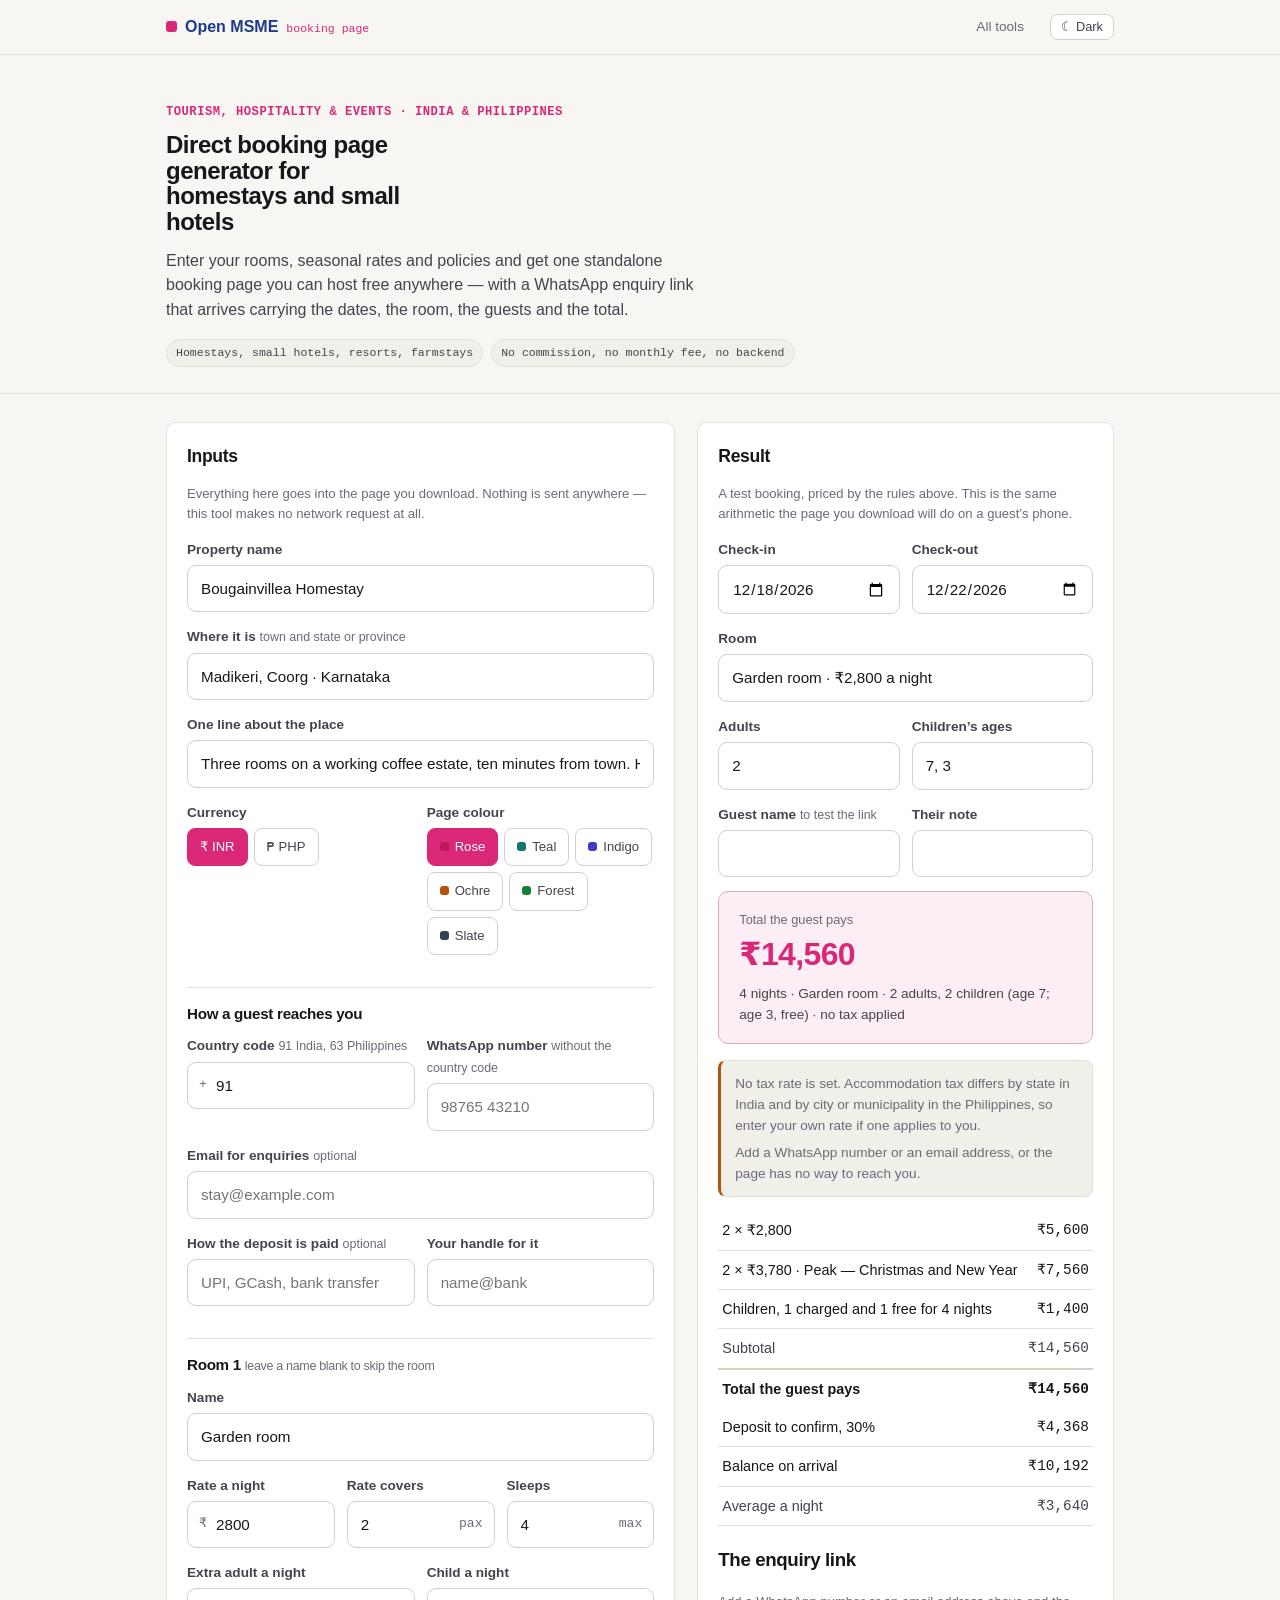
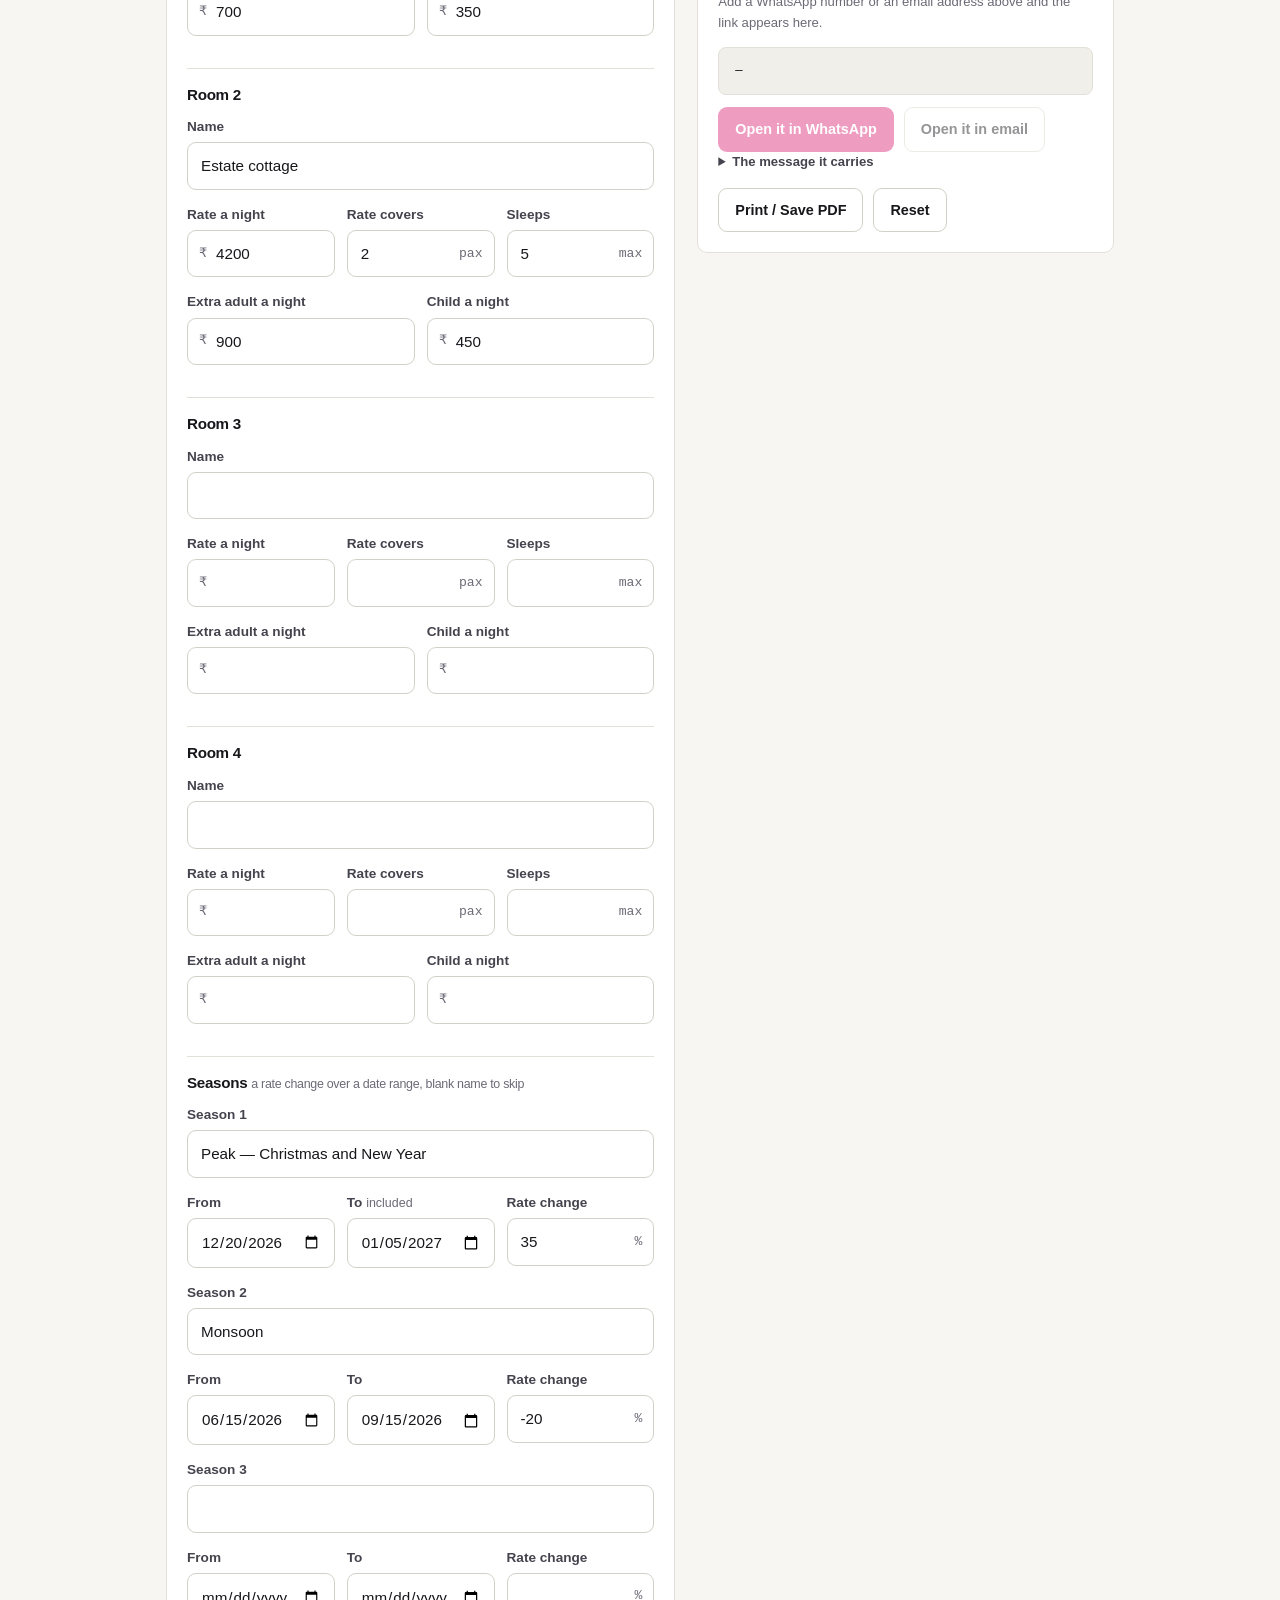
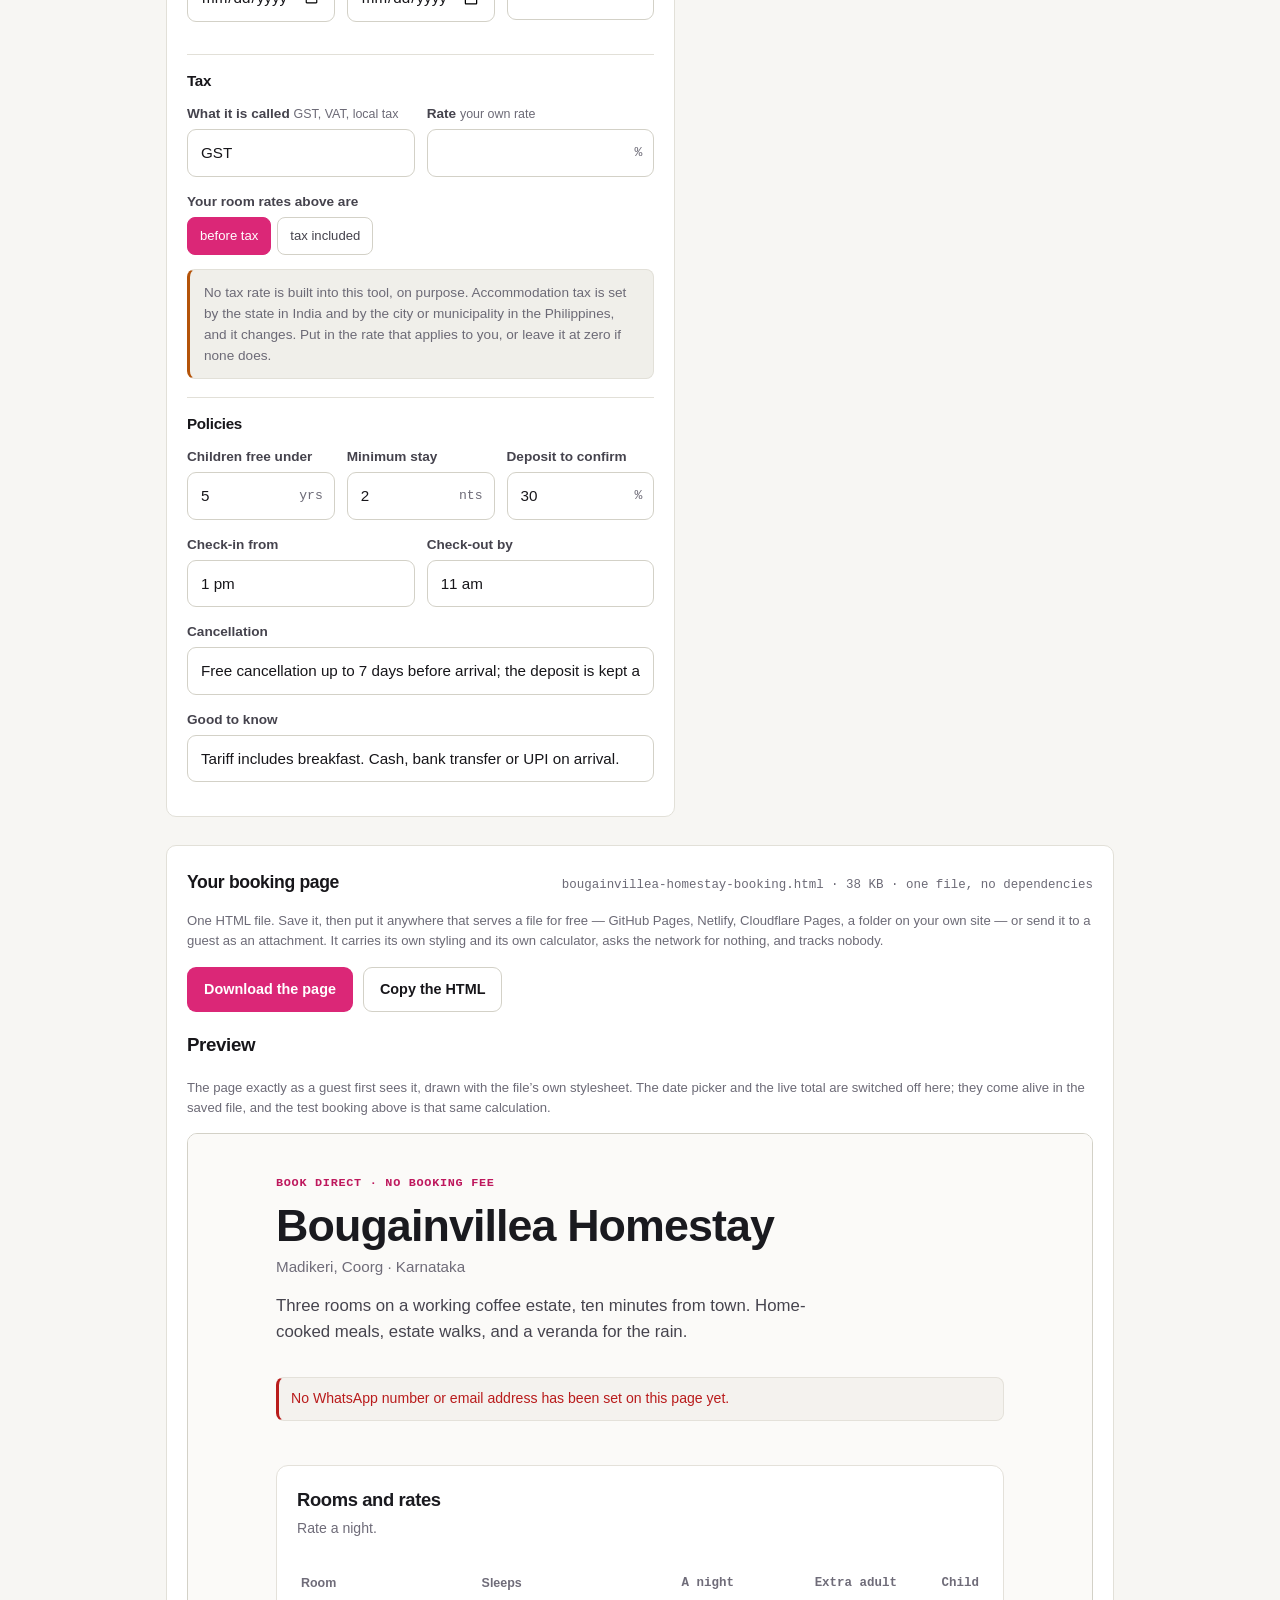
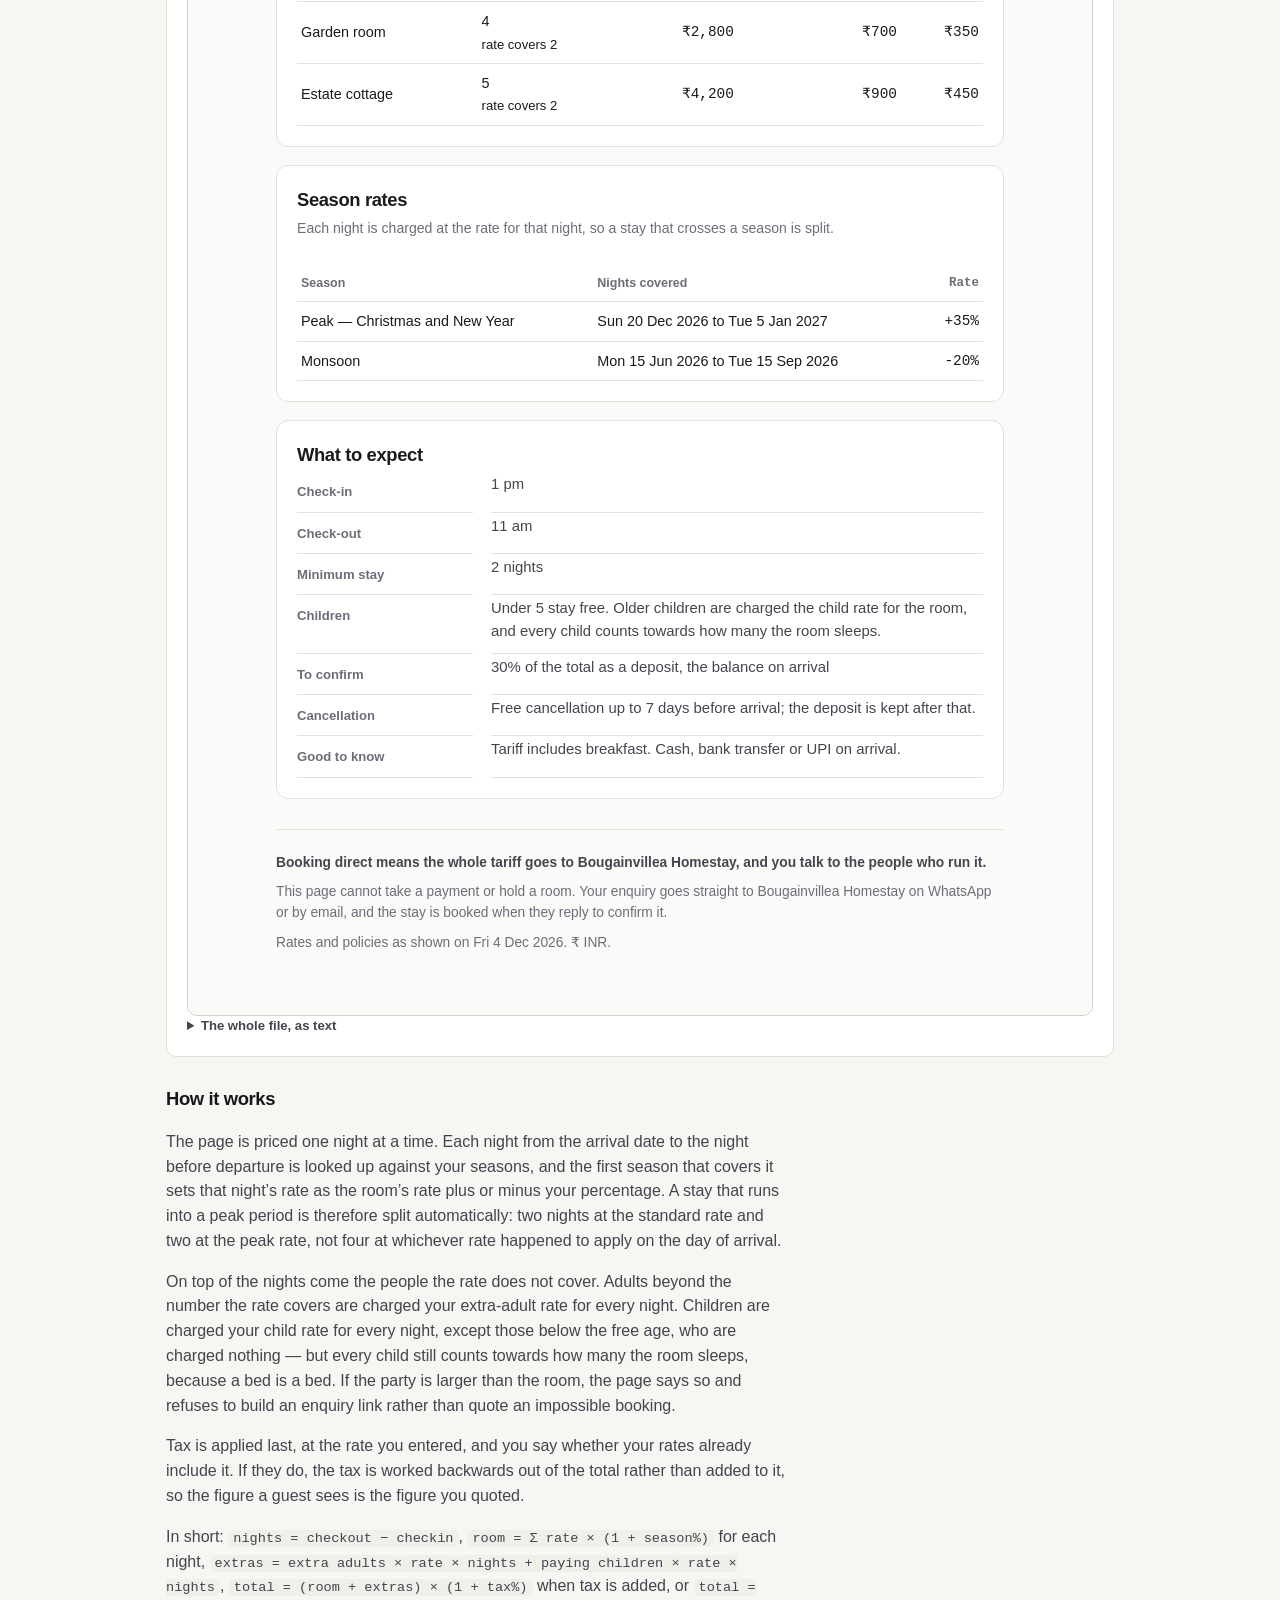
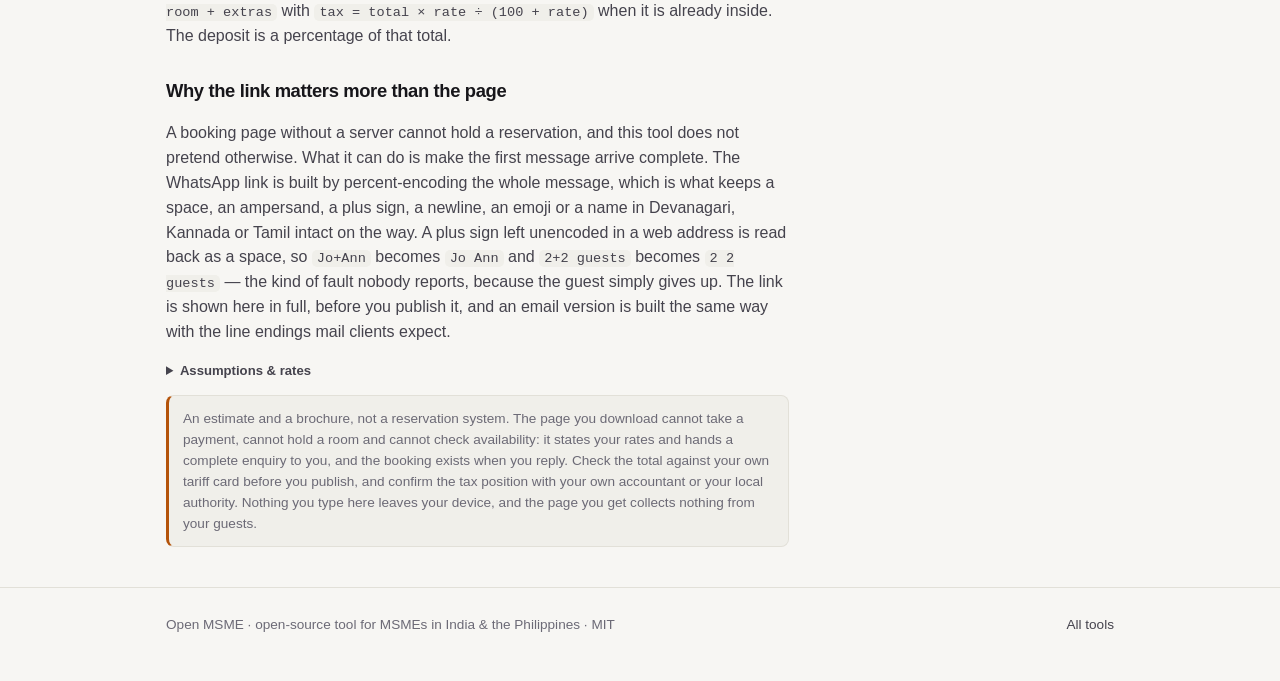
<file: index.html>
<!doctype html>
<html lang="en">
<head>
<meta charset="utf-8">
<meta name="viewport" content="width=device-width, initial-scale=1">
<meta http-equiv="Content-Security-Policy" content="default-src 'self'; base-uri 'self'; img-src 'self' data:; style-src 'self'; script-src 'self'; font-src 'self'; form-action 'self'">
<title>Direct booking page generator for homestays · Open MSME</title>
<meta name="description" content="Build a free, standalone booking page for a homestay, small hotel or resort: rooms, seasonal rates, child and extra-person charges, your own tax rate, and a WhatsApp enquiry link that arrives with the dates, the room and the total already in it.">
<meta name="color-scheme" content="light dark">
<meta property="og:title" content="Direct booking page generator for homestays">
<meta property="og:description" content="Rooms, seasonal rates and policies in, one standalone booking page out — with a WhatsApp enquiry link carrying the dates, the room and the total. No commission, no backend.">
<meta property="og:type" content="website">
<link rel="icon" href="assets/favicon.svg" type="image/svg+xml">
<link rel="stylesheet" href="assets/style.css">
<link rel="stylesheet" href="assets/accent.css">
<link rel="stylesheet" href="assets/tool.css">
<link rel="stylesheet" href="assets/page.css">
<script src="assets/theme-init.js"></script>
</head>
<body>
<header class="topbar">
  <div class="wrap">
    <a class="brand" href="./">
      <span class="dot"></span>
      <b>Open MSME</b>
      <span class="tag">booking page</span>
    </a>
    <span class="sp"></span>
    <a class="home" href="https://sreenivas-sadhu-prabhakara.github.io/openmsme/">All tools</a>
    <button class="themer" data-themer type="button">Theme</button>
  </div>
</header>

<main>
  <section class="hero">
    <div class="wrap">
      <div class="eyebrow">Tourism, hospitality &amp; events · India &amp; Philippines</div>
      <h1>Direct booking page generator for homestays and small hotels</h1>
      <p class="lede">Enter your rooms, seasonal rates and policies and get one standalone booking page you can host free anywhere — with a WhatsApp enquiry link that arrives carrying the dates, the room, the guests and the total.</p>
      <div class="who">
        <span class="pill">Homestays, small hotels, resorts, farmstays</span>
        <span class="pill">No commission, no monthly fee, no backend</span>
      </div>
    </div>
  </section>

  <div class="wrap">
    <div class="cols calc">

      <section class="card">
        <h2>Inputs</h2>
        <p class="cardnote">Everything here goes into the page you download. Nothing is sent anywhere — this tool makes no network request at all.</p>

        <div class="field">
          <label for="p-name">Property name</label>
          <div class="inp">
            <input type="text" id="p-name" autocomplete="off" spellcheck="false">
          </div>
        </div>

        <div class="field">
          <label for="p-where">Where it is <span class="hint">town and state or province</span></label>
          <div class="inp">
            <input type="text" id="p-where" autocomplete="off">
          </div>
        </div>

        <div class="field">
          <label for="p-lede">One line about the place</label>
          <div class="inp">
            <input type="text" id="p-lede" autocomplete="off">
          </div>
        </div>

        <div class="row2">
          <div class="field">
            <label>Currency</label>
            <div class="seg" role="group" aria-label="Currency">
              <button type="button" data-cur="INR" aria-pressed="true">₹ INR</button>
              <button type="button" data-cur="PHP" aria-pressed="false">₱ PHP</button>
            </div>
          </div>
          <div class="field">
            <label>Page colour</label>
            <div class="seg" role="group" aria-label="Page colour">
              <button type="button" data-accent="rose" aria-pressed="true"><span class="sw sw-rose"></span>Rose</button>
              <button type="button" data-accent="teal" aria-pressed="false"><span class="sw sw-teal"></span>Teal</button>
              <button type="button" data-accent="indigo" aria-pressed="false"><span class="sw sw-indigo"></span>Indigo</button>
              <button type="button" data-accent="ochre" aria-pressed="false"><span class="sw sw-ochre"></span>Ochre</button>
              <button type="button" data-accent="forest" aria-pressed="false"><span class="sw sw-forest"></span>Forest</button>
              <button type="button" data-accent="slate" aria-pressed="false"><span class="sw sw-slate"></span>Slate</button>
            </div>
          </div>
        </div>

        <div class="slot">
          <h3>How a guest reaches you</h3>

          <div class="row2">
            <div class="field">
              <label for="c-cc">Country code <span class="hint">91 India, 63 Philippines</span></label>
              <div class="inp has-pre">
                <span class="pre">+</span>
                <input type="text" id="c-cc" inputmode="numeric" autocomplete="off">
              </div>
            </div>
            <div class="field">
              <label for="c-phone">WhatsApp number <span class="hint">without the country code</span></label>
              <div class="inp">
                <input type="text" id="c-phone" inputmode="tel" autocomplete="off" placeholder="98765 43210">
              </div>
            </div>
          </div>

          <div class="field">
            <label for="c-email">Email for enquiries <span class="hint">optional</span></label>
            <div class="inp">
              <input type="text" id="c-email" inputmode="email" autocomplete="off" placeholder="stay@example.com">
            </div>
          </div>

          <div class="row2">
            <div class="field">
              <label for="c-pay-label">How the deposit is paid <span class="hint">optional</span></label>
              <div class="inp">
                <input type="text" id="c-pay-label" autocomplete="off" placeholder="UPI, GCash, bank transfer">
              </div>
            </div>
            <div class="field">
              <label for="c-pay-handle">Your handle for it</label>
              <div class="inp">
                <input type="text" id="c-pay-handle" autocomplete="off" placeholder="name@bank">
              </div>
            </div>
          </div>
        </div>

        <div class="slot">
          <h3>Room 1 <span class="hint">leave a name blank to skip the room</span></h3>
          <div class="field">
            <label for="r1-name">Name</label>
            <div class="inp"><input type="text" id="r1-name" autocomplete="off"></div>
          </div>
          <div class="row3">
            <div class="field">
              <label for="r1-rate">Rate a night</label>
              <div class="inp has-pre"><span class="pre cur">₹</span><input type="number" id="r1-rate" min="0" step="any" inputmode="decimal"></div>
            </div>
            <div class="field">
              <label for="r1-included">Rate covers</label>
              <div class="inp has-suf"><input type="number" id="r1-included" min="1" step="1" inputmode="numeric"><span class="suf">pax</span></div>
            </div>
            <div class="field">
              <label for="r1-max">Sleeps</label>
              <div class="inp has-suf"><input type="number" id="r1-max" min="0" step="1" inputmode="numeric"><span class="suf">max</span></div>
            </div>
          </div>
          <div class="row2">
            <div class="field">
              <label for="r1-extra">Extra adult a night</label>
              <div class="inp has-pre"><span class="pre cur">₹</span><input type="number" id="r1-extra" min="0" step="any" inputmode="decimal"></div>
            </div>
            <div class="field">
              <label for="r1-child">Child a night</label>
              <div class="inp has-pre"><span class="pre cur">₹</span><input type="number" id="r1-child" min="0" step="any" inputmode="decimal"></div>
            </div>
          </div>
        </div>

        <div class="slot">
          <h3>Room 2</h3>
          <div class="field">
            <label for="r2-name">Name</label>
            <div class="inp"><input type="text" id="r2-name" autocomplete="off"></div>
          </div>
          <div class="row3">
            <div class="field">
              <label for="r2-rate">Rate a night</label>
              <div class="inp has-pre"><span class="pre cur">₹</span><input type="number" id="r2-rate" min="0" step="any" inputmode="decimal"></div>
            </div>
            <div class="field">
              <label for="r2-included">Rate covers</label>
              <div class="inp has-suf"><input type="number" id="r2-included" min="1" step="1" inputmode="numeric"><span class="suf">pax</span></div>
            </div>
            <div class="field">
              <label for="r2-max">Sleeps</label>
              <div class="inp has-suf"><input type="number" id="r2-max" min="0" step="1" inputmode="numeric"><span class="suf">max</span></div>
            </div>
          </div>
          <div class="row2">
            <div class="field">
              <label for="r2-extra">Extra adult a night</label>
              <div class="inp has-pre"><span class="pre cur">₹</span><input type="number" id="r2-extra" min="0" step="any" inputmode="decimal"></div>
            </div>
            <div class="field">
              <label for="r2-child">Child a night</label>
              <div class="inp has-pre"><span class="pre cur">₹</span><input type="number" id="r2-child" min="0" step="any" inputmode="decimal"></div>
            </div>
          </div>
        </div>

        <div class="slot">
          <h3>Room 3</h3>
          <div class="field">
            <label for="r3-name">Name</label>
            <div class="inp"><input type="text" id="r3-name" autocomplete="off"></div>
          </div>
          <div class="row3">
            <div class="field">
              <label for="r3-rate">Rate a night</label>
              <div class="inp has-pre"><span class="pre cur">₹</span><input type="number" id="r3-rate" min="0" step="any" inputmode="decimal"></div>
            </div>
            <div class="field">
              <label for="r3-included">Rate covers</label>
              <div class="inp has-suf"><input type="number" id="r3-included" min="1" step="1" inputmode="numeric"><span class="suf">pax</span></div>
            </div>
            <div class="field">
              <label for="r3-max">Sleeps</label>
              <div class="inp has-suf"><input type="number" id="r3-max" min="0" step="1" inputmode="numeric"><span class="suf">max</span></div>
            </div>
          </div>
          <div class="row2">
            <div class="field">
              <label for="r3-extra">Extra adult a night</label>
              <div class="inp has-pre"><span class="pre cur">₹</span><input type="number" id="r3-extra" min="0" step="any" inputmode="decimal"></div>
            </div>
            <div class="field">
              <label for="r3-child">Child a night</label>
              <div class="inp has-pre"><span class="pre cur">₹</span><input type="number" id="r3-child" min="0" step="any" inputmode="decimal"></div>
            </div>
          </div>
        </div>

        <div class="slot">
          <h3>Room 4</h3>
          <div class="field">
            <label for="r4-name">Name</label>
            <div class="inp"><input type="text" id="r4-name" autocomplete="off"></div>
          </div>
          <div class="row3">
            <div class="field">
              <label for="r4-rate">Rate a night</label>
              <div class="inp has-pre"><span class="pre cur">₹</span><input type="number" id="r4-rate" min="0" step="any" inputmode="decimal"></div>
            </div>
            <div class="field">
              <label for="r4-included">Rate covers</label>
              <div class="inp has-suf"><input type="number" id="r4-included" min="1" step="1" inputmode="numeric"><span class="suf">pax</span></div>
            </div>
            <div class="field">
              <label for="r4-max">Sleeps</label>
              <div class="inp has-suf"><input type="number" id="r4-max" min="0" step="1" inputmode="numeric"><span class="suf">max</span></div>
            </div>
          </div>
          <div class="row2">
            <div class="field">
              <label for="r4-extra">Extra adult a night</label>
              <div class="inp has-pre"><span class="pre cur">₹</span><input type="number" id="r4-extra" min="0" step="any" inputmode="decimal"></div>
            </div>
            <div class="field">
              <label for="r4-child">Child a night</label>
              <div class="inp has-pre"><span class="pre cur">₹</span><input type="number" id="r4-child" min="0" step="any" inputmode="decimal"></div>
            </div>
          </div>
        </div>

        <div class="slot">
          <h3>Seasons <span class="hint">a rate change over a date range, blank name to skip</span></h3>

          <div class="field">
            <label for="s1-name">Season 1</label>
            <div class="inp"><input type="text" id="s1-name" autocomplete="off" placeholder="Peak — Christmas and New Year"></div>
          </div>
          <div class="row3">
            <div class="field">
              <label for="s1-from">From</label>
              <input type="date" id="s1-from">
            </div>
            <div class="field">
              <label for="s1-to">To <span class="hint">included</span></label>
              <input type="date" id="s1-to">
            </div>
            <div class="field">
              <label for="s1-uplift">Rate change</label>
              <div class="inp has-suf"><input type="number" id="s1-uplift" step="any" inputmode="decimal"><span class="suf">%</span></div>
            </div>
          </div>

          <div class="field">
            <label for="s2-name">Season 2</label>
            <div class="inp"><input type="text" id="s2-name" autocomplete="off" placeholder="Monsoon"></div>
          </div>
          <div class="row3">
            <div class="field">
              <label for="s2-from">From</label>
              <input type="date" id="s2-from">
            </div>
            <div class="field">
              <label for="s2-to">To</label>
              <input type="date" id="s2-to">
            </div>
            <div class="field">
              <label for="s2-uplift">Rate change</label>
              <div class="inp has-suf"><input type="number" id="s2-uplift" step="any" inputmode="decimal"><span class="suf">%</span></div>
            </div>
          </div>

          <div class="field">
            <label for="s3-name">Season 3</label>
            <div class="inp"><input type="text" id="s3-name" autocomplete="off"></div>
          </div>
          <div class="row3">
            <div class="field">
              <label for="s3-from">From</label>
              <input type="date" id="s3-from">
            </div>
            <div class="field">
              <label for="s3-to">To</label>
              <input type="date" id="s3-to">
            </div>
            <div class="field">
              <label for="s3-uplift">Rate change</label>
              <div class="inp has-suf"><input type="number" id="s3-uplift" step="any" inputmode="decimal"><span class="suf">%</span></div>
            </div>
          </div>
        </div>

        <div class="slot">
          <h3>Tax</h3>
          <div class="row2">
            <div class="field">
              <label for="p-tax-label">What it is called <span class="hint">GST, VAT, local tax</span></label>
              <div class="inp"><input type="text" id="p-tax-label" autocomplete="off"></div>
            </div>
            <div class="field">
              <label for="p-tax-pct">Rate <span class="hint">your own rate</span></label>
              <div class="inp has-suf"><input type="number" id="p-tax-pct" min="0" step="any" inputmode="decimal"><span class="suf">%</span></div>
            </div>
          </div>
          <div class="field">
            <label>Your room rates above are</label>
            <div class="seg" role="group" aria-label="Whether the rates include tax">
              <button type="button" data-tax="extra" aria-pressed="true">before tax</button>
              <button type="button" data-tax="included" aria-pressed="false">tax included</button>
            </div>
          </div>
          <div class="note">No tax rate is built into this tool, on purpose. Accommodation tax is set by the state in India and by the city or municipality in the Philippines, and it changes. Put in the rate that applies to you, or leave it at zero if none does.</div>
        </div>

        <div class="slot">
          <h3>Policies</h3>
          <div class="row3">
            <div class="field">
              <label for="p-childfree">Children free under</label>
              <div class="inp has-suf"><input type="number" id="p-childfree" min="0" max="18" step="1" inputmode="numeric"><span class="suf">yrs</span></div>
            </div>
            <div class="field">
              <label for="p-minnights">Minimum stay</label>
              <div class="inp has-suf"><input type="number" id="p-minnights" min="0" step="1" inputmode="numeric"><span class="suf">nts</span></div>
            </div>
            <div class="field">
              <label for="p-deposit">Deposit to confirm</label>
              <div class="inp has-suf"><input type="number" id="p-deposit" min="0" max="100" step="any" inputmode="decimal"><span class="suf">%</span></div>
            </div>
          </div>
          <div class="row2">
            <div class="field">
              <label for="p-checkin">Check-in from</label>
              <div class="inp"><input type="text" id="p-checkin" autocomplete="off" placeholder="1 pm"></div>
            </div>
            <div class="field">
              <label for="p-checkout">Check-out by</label>
              <div class="inp"><input type="text" id="p-checkout" autocomplete="off" placeholder="11 am"></div>
            </div>
          </div>
          <div class="field">
            <label for="p-cancel">Cancellation</label>
            <div class="inp"><input type="text" id="p-cancel" autocomplete="off"></div>
          </div>
          <div class="field">
            <label for="p-notes">Good to know</label>
            <div class="inp"><input type="text" id="p-notes" autocomplete="off"></div>
          </div>
        </div>
      </section>

      <section class="card sticky">
        <h2>Result</h2>
        <p class="cardnote">A test booking, priced by the rules above. This is the same arithmetic the page you download will do on a guest&rsquo;s phone.</p>

        <div class="row2">
          <div class="field">
            <label for="q-in">Check-in</label>
            <input type="date" id="q-in">
          </div>
          <div class="field">
            <label for="q-out">Check-out</label>
            <input type="date" id="q-out">
          </div>
        </div>
        <div class="field">
          <label for="q-room">Room</label>
          <select id="q-room"></select>
        </div>
        <div class="row2">
          <div class="field">
            <label for="q-adults">Adults</label>
            <div class="inp"><input type="number" id="q-adults" min="0" max="20" step="1" inputmode="numeric"></div>
          </div>
          <div class="field">
            <label for="q-ages">Children&rsquo;s ages</label>
            <div class="inp"><input type="text" id="q-ages" inputmode="numeric" placeholder="7, 3"></div>
          </div>
        </div>
        <div class="row2">
          <div class="field">
            <label for="q-guest">Guest name <span class="hint">to test the link</span></label>
            <div class="inp"><input type="text" id="q-guest" autocomplete="off"></div>
          </div>
          <div class="field">
            <label for="q-note">Their note</label>
            <div class="inp"><input type="text" id="q-note" autocomplete="off"></div>
          </div>
        </div>

        <div class="result-primary">
          <div class="k">Total the guest pays</div>
          <div class="v" id="out-total">—</div>
          <div class="sub" id="out-sub">Fill in a room and some dates.</div>
        </div>

        <div class="note" id="out-flags" hidden></div>

        <table class="breakdown">
          <tbody id="out-rows"></tbody>
        </table>

        <h3>The enquiry link</h3>
        <p class="cardnote" id="out-linknote">—</p>
        <pre class="wrapped" id="out-url">—</pre>
        <div class="linkrow">
          <a class="btn primary" id="wa-test" rel="noopener noreferrer" target="_blank">Open it in WhatsApp</a>
          <a class="btn ghost" id="mail-test">Open it in email</a>
        </div>
        <details class="assumptions">
          <summary>The message it carries</summary>
          <pre class="wrapped" id="out-msg">—</pre>
        </details>

        <div class="btnrow">
          <button class="btn ghost" id="print" type="button">Print / Save PDF</button>
          <button class="btn ghost" id="reset" type="button">Reset</button>
        </div>
      </section>

    </div>
  </div>

  <div class="wrap">
    <section class="card">
      <div class="previewhead">
        <h2>Your booking page</h2>
        <p class="filemeta" id="out-filemeta">—</p>
      </div>
      <p class="cardnote">One HTML file. Save it, then put it anywhere that serves a file for free — GitHub Pages, Netlify, Cloudflare Pages, a folder on your own site — or send it to a guest as an attachment. It carries its own styling and its own calculator, asks the network for nothing, and tracks nobody.</p>
      <div class="btnrow">
        <button class="btn primary" id="download" type="button">Download the page</button>
        <button class="btn ghost" id="copy" type="button">Copy the HTML</button>
      </div>
      <p class="cardnote" id="out-saved" hidden>—</p>

      <h3>Preview</h3>
      <p class="cardnote">The page exactly as a guest first sees it, drawn with the file&rsquo;s own stylesheet. The date picker and the live total are switched off here; they come alive in the saved file, and the test booking above is that same calculation.</p>
      <div class="pagebox" id="preview"></div>

      <details class="assumptions">
        <summary>The whole file, as text</summary>
        <pre class="sourcebox" id="out-source">—</pre>
      </details>
    </section>
  </div>

  <div class="wrap">
    <section class="prose">
      <h2>How it works</h2>
      <p>The page is priced one night at a time. Each night from the arrival date to the night before departure is looked up against your seasons, and the first season that covers it sets that night&rsquo;s rate as the room&rsquo;s rate plus or minus your percentage. A stay that runs into a peak period is therefore split automatically: two nights at the standard rate and two at the peak rate, not four at whichever rate happened to apply on the day of arrival.</p>
      <p>On top of the nights come the people the rate does not cover. Adults beyond the number the rate covers are charged your extra-adult rate for every night. Children are charged your child rate for every night, except those below the free age, who are charged nothing — but every child still counts towards how many the room sleeps, because a bed is a bed. If the party is larger than the room, the page says so and refuses to build an enquiry link rather than quote an impossible booking.</p>
      <p>Tax is applied last, at the rate you entered, and you say whether your rates already include it. If they do, the tax is worked backwards out of the total rather than added to it, so the figure a guest sees is the figure you quoted.</p>
      <p>In short: <code>nights = checkout − checkin</code>, <code>room = Σ rate × (1 + season%)</code> for each night, <code>extras = extra adults × rate × nights + paying children × rate × nights</code>, <code>total = (room + extras) × (1 + tax%)</code> when tax is added, or <code>total = room + extras</code> with <code>tax = total × rate ÷ (100 + rate)</code> when it is already inside. The deposit is a percentage of that total.</p>

      <h2>Why the link matters more than the page</h2>
      <p>A booking page without a server cannot hold a reservation, and this tool does not pretend otherwise. What it can do is make the first message arrive complete. The WhatsApp link is built by percent-encoding the whole message, which is what keeps a space, an ampersand, a plus sign, a newline, an emoji or a name in Devanagari, Kannada or Tamil intact on the way. A plus sign left unencoded in a web address is read back as a space, so <code>Jo+Ann</code> becomes <code>Jo Ann</code> and <code>2+2 guests</code> becomes <code>2 2 guests</code> — the kind of fault nobody reports, because the guest simply gives up. The link is shown here in full, before you publish it, and an email version is built the same way with the line endings mail clients expect.</p>

      <details class="assumptions">
        <summary>Assumptions &amp; rates</summary>
        <ul>
          <li><b>No tax rate is built in.</b> Accommodation tax is a state matter in India and a city or municipal matter in the Philippines, and both change. The rate and its name are yours to enter; zero means none is shown.</li>
          <li>Nights are counted as dates, not as hours: arrival to departure, with the departure night not charged. Dates are handled as plain calendar dates throughout, so no time zone or daylight change can move a night.</li>
          <li>Each night takes the rate of the first season listed that covers it. Overlaps are reported, and the season listed first wins. A season whose dates are unusable, or that ends before it begins, is ignored.</li>
          <li>A season rate change below −100% is held at −100%, so a night can be free but never negative.</li>
          <li>Extra-adult and child rates are flat: they are not changed by the season.</li>
          <li>Children below the free age are not charged but are still counted against how many the room sleeps. A child exactly at the free age pays.</li>
          <li>If the rate-covers field is blank it is read as one adult; if sleeps is blank the occupancy limit is not checked, and both are reported to you.</li>
          <li>The deposit is a percentage of the final total including tax, and the balance is the rest. The page states the deposit; it cannot take it.</li>
          <li>A booking is refused, with the reason shown and no link built, when the departure is before the arrival, when both dates are the same day, when no adult is on the booking, when a date is not a real date, or when the party is larger than the room.</li>
          <li>WhatsApp numbers are reduced to digits with the country code in front, because that is all wa.me accepts. A leading <code>+</code> or <code>00</code> is read as a full international number; a leading <code>0</code> is dropped as a trunk prefix; a ten-digit Indian or Philippine number that happens to begin with its own country code is not mistaken for one that already carries it.</li>
          <li>Money is rounded to two decimal places at each line and shown whole when it is whole.</li>
        </ul>
      </details>

      <div class="note">An estimate and a brochure, not a reservation system. The page you download cannot take a payment, cannot hold a room and cannot check availability: it states your rates and hands a complete enquiry to you, and the booking exists when you reply. Check the total against your own tariff card before you publish, and confirm the tax position with your own accountant or your local authority. Nothing you type here leaves your device, and the page you get collects nothing from your guests.</div>
    </section>
  </div>
</main>

<footer class="foot">
  <div class="wrap">
    <span>Open MSME · open-source tool for MSMEs in India &amp; the Philippines · MIT</span>
    <span><a href="https://sreenivas-sadhu-prabhakara.github.io/openmsme/">All tools</a></span>
  </div>
</footer>

<script src="assets/ui.js"></script>
<script src="assets/booking.js"></script>
<script src="assets/calc.js"></script>
</body>
</html>
</file>
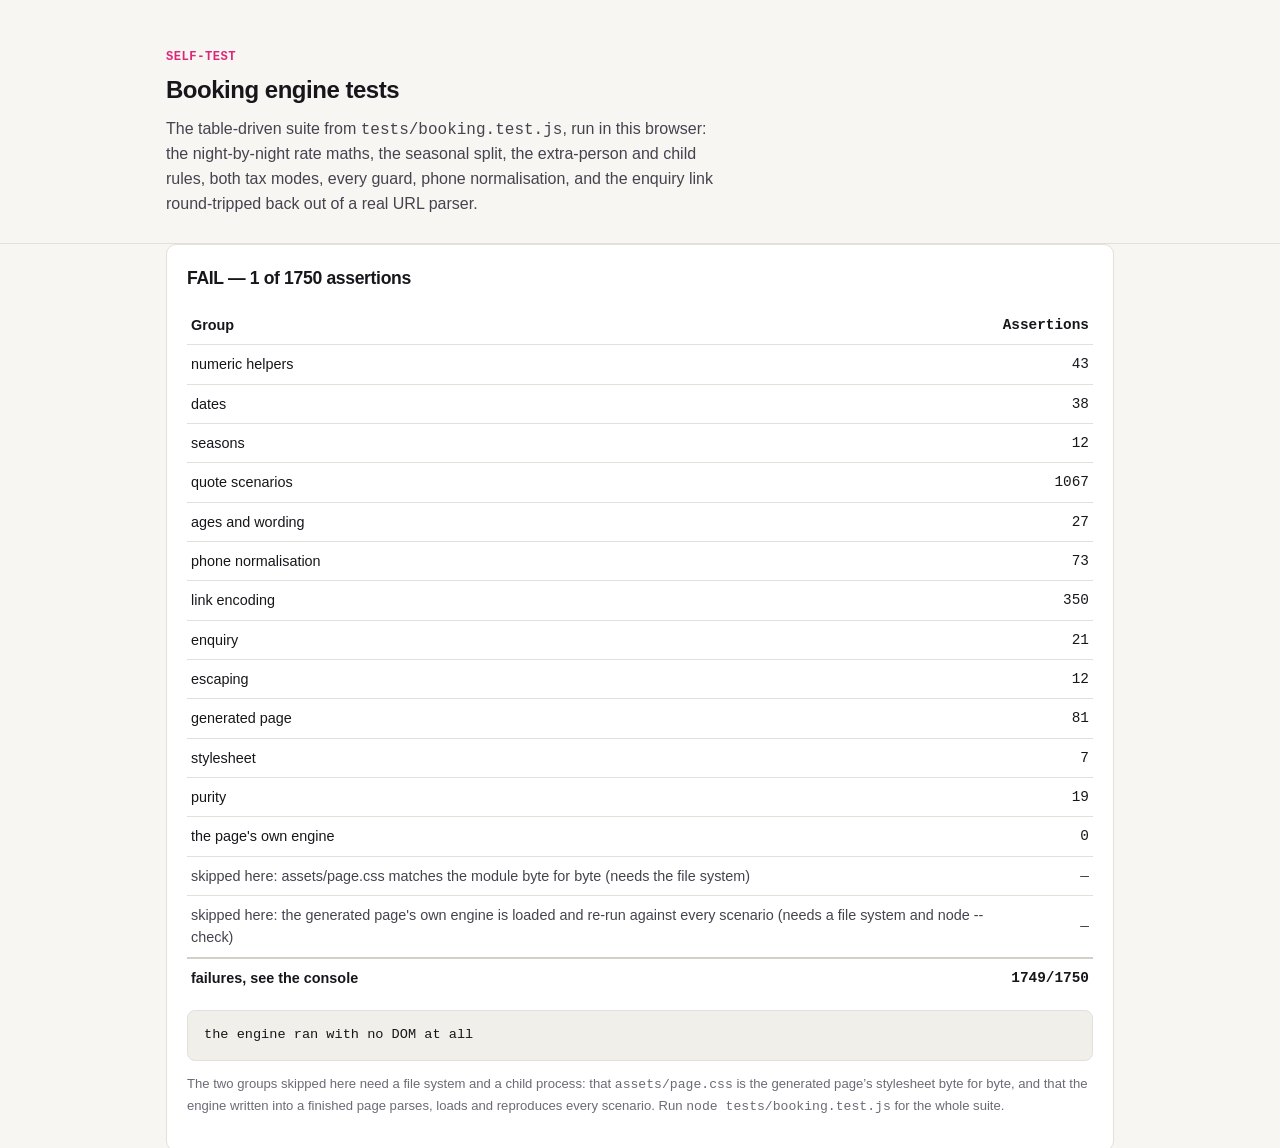
<file: tests/index.html>
<!doctype html>
<html lang="en">
<head>
<meta charset="utf-8">
<meta name="viewport" content="width=device-width, initial-scale=1">
<meta http-equiv="Content-Security-Policy" content="default-src 'self'; base-uri 'self'; img-src 'self' data:; style-src 'self'; script-src 'self'; font-src 'self'; form-action 'self'">
<title>Booking engine tests · Open MSME</title>
<meta name="color-scheme" content="light dark">
<link rel="icon" href="../assets/favicon.svg" type="image/svg+xml">
<link rel="stylesheet" href="../assets/style.css">
<link rel="stylesheet" href="../assets/accent.css">
<script src="../assets/theme-init.js"></script>
</head>
<body>
<main>
  <section class="hero">
    <div class="wrap">
      <div class="eyebrow">Self-test</div>
      <h1>Booking engine tests</h1>
      <p class="lede">The table-driven suite from <code>tests/booking.test.js</code>, run in this browser: the night-by-night rate maths, the seasonal split, the extra-person and child rules, both tax modes, every guard, phone normalisation, and the enquiry link round-tripped back out of a real URL parser.</p>
    </div>
  </section>
  <div class="wrap">
    <section class="card">
      <h2 id="summary">Running…</h2>
      <table class="breakdown">
        <thead><tr><th>Group</th><th class="num">Assertions</th></tr></thead>
        <tbody id="rows"></tbody>
      </table>
      <pre id="fails" hidden></pre>
      <p class="assumptions">The two groups skipped here need a file system and a child process: that <code>assets/page.css</code> is the generated page&rsquo;s stylesheet byte for byte, and that the engine written into a finished page parses, loads and reproduces every scenario. Run <code>node tests/booking.test.js</code> for the whole suite.</p>
    </section>
  </div>
</main>
<script src="../assets/booking.js"></script>
<script src="booking.test.js"></script>
</body>
</html>
</file>
<file: assets/style.css>
/* Open MSME tool kit — shared design system for single-tool apps. No deps. Light + dark. */

:root {
  color-scheme: light dark;
  --bg:#f7f6f3; --surface:#fff; --surface-2:#f0efea; --ink:#17161a; --ink-2:#45434d; --ink-3:#6c6a76;
  --line:#e2e0d8; --line-2:#d3d1c7; --accent:#1f3a8a; --accent-ink:#fff; --ok:#15803d; --warn:#b45309; --bad:#b91c1c;
  --mono: ui-monospace,"SF Mono","SFMono-Regular",Menlo,Consolas,monospace;
  --sans: -apple-system,BlinkMacSystemFont,"Segoe UI",Roboto,Helvetica,Arial,system-ui,sans-serif;
  --maxw:980px; --radius:10px; --shadow:0 1px 2px rgba(20,18,26,.05),0 6px 20px rgba(20,18,26,.05);
  --tool:#1f3a8a; /* per-tool accent, override in page */
}
@media (prefers-color-scheme: dark){ :root:not([data-theme="light"]){
  --bg:#121116; --surface:#1a191f; --surface-2:#222027; --ink:#f3f1ef; --ink-2:#c3c0cb; --ink-3:#918e9c;
  --line:#2c2a33; --line-2:#39363f; --accent:#93b0ff; --accent-ink:#10131f; --ok:#57c98a; --warn:#f0a35a; --bad:#f28b82;
  --shadow:0 1px 2px rgba(0,0,0,.3),0 8px 28px rgba(0,0,0,.35);
}}
:root[data-theme="dark"]{
  --bg:#121116; --surface:#1a191f; --surface-2:#222027; --ink:#f3f1ef; --ink-2:#c3c0cb; --ink-3:#918e9c;
  --line:#2c2a33; --line-2:#39363f; --accent:#93b0ff; --accent-ink:#10131f; --ok:#57c98a; --warn:#f0a35a; --bad:#f28b82;
  --shadow:0 1px 2px rgba(0,0,0,.3),0 8px 28px rgba(0,0,0,.35);
}

* { box-sizing:border-box; }
html { -webkit-text-size-adjust:100%; }
body { margin:0; background:var(--bg); color:var(--ink); font-family:var(--sans); font-size:16px; line-height:1.55; -webkit-font-smoothing:antialiased; }
.wrap { max-width:var(--maxw); margin:0 auto; padding:0 16px; }
a { color:var(--accent); text-decoration:none; }
a:hover { text-decoration:underline; text-underline-offset:3px; }
h1,h2,h3 { letter-spacing:-.02em; }

/* top bar */
.topbar { position:sticky; top:0; z-index:20; background:color-mix(in srgb,var(--bg) 86%,transparent); backdrop-filter:saturate(140%) blur(8px); border-bottom:1px solid var(--line); }
.topbar .wrap { display:flex; align-items:center; gap:14px; height:54px; }
.brand { display:flex; align-items:baseline; gap:8px; font-weight:700; }
.brand .dot { width:11px; height:11px; border-radius:3px; background:var(--tool); display:inline-block; }
.brand .tag { font-family:var(--mono); font-size:.72rem; color:var(--ink-3); font-weight:500; }
.topbar .sp { margin-left:auto; }
.topbar a.home { font-size:.85rem; color:var(--ink-3); }
.topbar a.home:hover { color:var(--ink); }
.themer { font:inherit; font-size:.8rem; cursor:pointer; border:1px solid var(--line-2); background:var(--surface); color:var(--ink-2); border-radius:8px; padding:6px 10px; line-height:1; margin-left:12px; }
.themer:hover { color:var(--ink); border-color:var(--ink-3); }

/* hero / explainer */
.hero { padding:48px 0 26px; border-bottom:1px solid var(--line); }
.hero .eyebrow { font-family:var(--mono); font-size:.76rem; font-weight:600; letter-spacing:.04em; color:var(--tool); text-transform:uppercase; }
.hero h1 { margin:10px 0 14px; font-size:clamp(1.8rem,1.2rem+2.6vw,2.7rem); line-height:1.07; font-weight:800; max-width:20ch; }
.hero .lede { margin:0; font-size:clamp(1rem,.95rem+.4vw,1.15rem); color:var(--ink-2); max-width:62ch; }
.hero .who { margin-top:16px; display:flex; gap:8px; flex-wrap:wrap; }
.pill { font-family:var(--mono); font-size:.72rem; padding:4px 9px; border-radius:999px; background:var(--surface-2); color:var(--ink-2); border:1px solid var(--line); }
.pill.reg { color:var(--tool); border-color:color-mix(in srgb,var(--tool) 35%,var(--line)); }

/* layout */
.cols { display:grid; grid-template-columns:1fr; gap:22px; padding:28px 0; }
@media (min-width:860px){ .cols.calc { grid-template-columns:1.1fr .9fr; align-items:start; } }

section.card { background:var(--surface); border:1px solid var(--line); border-radius:var(--radius); padding:20px; }
section.card h2 { margin:0 0 14px; font-size:1.1rem; }
.sticky { position:sticky; top:70px; }

/* form */
.field { margin:0 0 14px; }
.field > label { display:block; font-size:.85rem; font-weight:600; color:var(--ink-2); margin-bottom:5px; }
.field .hint { font-weight:400; color:var(--ink-3); font-size:.78rem; }
.inp { position:relative; display:flex; align-items:center; }
.inp .pre, .inp .suf { position:absolute; font-family:var(--mono); font-size:.82rem; color:var(--ink-3); pointer-events:none; }
.inp .pre { left:12px; } .inp .suf { right:12px; }
input[type=number], input[type=text], select {
  width:100%; font:inherit; font-size:.95rem; padding:11px 13px; border-radius:9px;
  border:1px solid var(--line-2); background:var(--surface); color:var(--ink); appearance:none;
}
.inp.has-pre input { padding-left:28px; } .inp.has-suf input { padding-right:40px; }
input:focus, select:focus { outline:2px solid var(--tool); outline-offset:1px; border-color:var(--tool); }
.row2 { display:grid; grid-template-columns:1fr 1fr; gap:12px; }
.seg { display:flex; gap:6px; flex-wrap:wrap; }
.seg button { font:inherit; font-size:.82rem; cursor:pointer; padding:8px 12px; border-radius:8px; border:1px solid var(--line-2); background:var(--surface); color:var(--ink-2); }
.seg button[aria-pressed=true] { background:var(--tool); color:#fff; border-color:var(--tool); }

/* results */
.result-primary { background:color-mix(in srgb,var(--tool) 8%,var(--surface)); border:1px solid color-mix(in srgb,var(--tool) 30%,var(--line)); border-radius:var(--radius); padding:18px 20px; margin-bottom:16px; }
.result-primary .k { font-size:.8rem; color:var(--ink-3); }
.result-primary .v { font-size:2rem; font-weight:800; letter-spacing:-.02em; font-variant-numeric:tabular-nums; color:var(--tool); }
.result-primary .sub { font-size:.85rem; color:var(--ink-2); margin-top:3px; }
.breakdown { width:100%; border-collapse:collapse; font-size:.9rem; }
.breakdown th, .breakdown td { text-align:left; padding:8px 4px; border-bottom:1px solid var(--line); }
.breakdown td.num, .breakdown th.num { text-align:right; font-family:var(--mono); font-variant-numeric:tabular-nums; }
.breakdown tr.total td { font-weight:700; border-top:2px solid var(--line-2); border-bottom:none; }
.breakdown tr.sub td { color:var(--ink-2); }
.breakdown .neg { color:var(--bad); }

.btnrow { display:flex; gap:10px; flex-wrap:wrap; margin-top:16px; }
.btn { font:inherit; font-size:.9rem; font-weight:600; cursor:pointer; padding:10px 16px; border-radius:9px; border:1px solid transparent; }
.btn.primary { background:var(--tool); color:#fff; }
.btn.ghost { background:var(--surface); border-color:var(--line-2); color:var(--ink); }
.btn:hover { filter:brightness(1.05); }

/* prose / notes */
.prose { max-width:70ch; }
.prose h2 { font-size:1.15rem; margin:28px 0 8px; }
.prose p, .prose li { color:var(--ink-2); }
.prose code { font-family:var(--mono); font-size:.85em; background:var(--surface-2); padding:1px 5px; border-radius:5px; }
.note { font-size:.85rem; color:var(--ink-3); background:var(--surface-2); border:1px solid var(--line); border-left:3px solid var(--warn); border-radius:8px; padding:12px 14px; margin:14px 0; }
.assumptions { font-size:.82rem; color:var(--ink-3); }
.assumptions summary { cursor:pointer; color:var(--ink-2); font-weight:600; }

/* footer */
.foot { border-top:1px solid var(--line); margin-top:40px; padding:26px 0 44px; color:var(--ink-3); font-size:.85rem; }
.foot .wrap { display:flex; gap:14px; flex-wrap:wrap; justify-content:space-between; }
.foot a { color:var(--ink-2); }

@media (prefers-reduced-motion: reduce){ * { transition:none !important; } }
@media print { .topbar,.themer,.btnrow,.foot,.hero .who { display:none; } body { background:#fff; } section.card { border:none; padding:0; } }

/* ---- docs/explainer pages (for binary tools that aren't web apps) ---- */
pre { background:var(--surface-2); border:1px solid var(--line); border-radius:8px; padding:14px 16px; overflow-x:auto; font-family:var(--mono); font-size:.85rem; line-height:1.5; color:var(--ink); }
pre code { background:none; padding:0; font-size:inherit; }
.featgrid { display:grid; grid-template-columns:repeat(auto-fill,minmax(240px,1fr)); gap:14px; margin:18px 0; }
.feat { background:var(--surface); border:1px solid var(--line); border-radius:var(--radius); padding:16px; border-top:3px solid var(--tool); }
.feat h3 { margin:0 0 6px; font-size:.98rem; }
.feat p { margin:0; font-size:.88rem; color:var(--ink-2); }
.steps { counter-reset:s; list-style:none; padding:0; }
.steps li { counter-increment:s; position:relative; padding-left:34px; margin:12px 0; color:var(--ink-2); }
.steps li::before { content:counter(s); position:absolute; left:0; top:1px; width:23px; height:23px; border-radius:6px; background:var(--tool); color:#fff; font-size:.78rem; font-weight:700; display:flex; align-items:center; justify-content:center; font-family:var(--mono); }

/* Grid/flex children default to min-width:auto, so a long unbroken string (a clone
   URL in a <pre>) sizes the track to its min-content and forces page-wide horizontal
   scroll. Let children shrink and keep the scrolling inside the pre where it belongs. */
.cols > *, .featgrid > *, .ideas > * { min-width: 0; }
pre { max-width: 100%; }

/* Small coloured text needs a lighter accent in dark mode: the sector hues are
   mid-tone and fall below AA contrast on a dark surface. Backgrounds/borders keep
   the true accent; only small text uses the lightened derivative. */
:root { --tool-text: var(--tool); }
@media (prefers-color-scheme: dark){ :root:not([data-theme="light"]){ --tool-text: color-mix(in srgb, var(--tool) 50%, white); } }
:root[data-theme="dark"]{ --tool-text: color-mix(in srgb, var(--tool) 50%, white); }
.hero .eyebrow { color: var(--tool-text); }
.pill.reg { color: var(--tool-text); }
.result-primary .v { color: var(--tool-text); }
.wave-card .repo, .brand .tag { color: var(--tool-text); }
</file>
<file: assets/accent.css>
:root{--tool:#db2777}
</file>
<file: assets/tool.css>
/* The few controls this tool needs that the shared kit does not style, plus
   the frame the generated page is previewed in. Everything else is the kit. */

/* date fields, matched to the kit's text and number fields */
.field input[type=date] {
  width: 100%; font: inherit; font-size: .95rem; padding: 11px 13px; border-radius: 9px;
  border: 1px solid var(--line-2); background: var(--surface); color: var(--ink);
}
.field input[type=date]:focus { outline: 2px solid var(--tool); outline-offset: 1px; border-color: var(--tool); }

/* three across on a wide screen, two when it is tight */
.row3 { display: grid; grid-template-columns: 1fr 1fr 1fr; gap: 12px; }
@media (max-width: 560px) { .row3 { grid-template-columns: 1fr 1fr; } }

/* A text or number input has an intrinsic minimum width of about twenty
   characters, and a grid track will not go below its content's minimum. Left
   alone that pushes a two-up row past a 360px screen and puts a horizontal
   scrollbar on the whole page. Let the fields shrink instead. */
.row2 > *, .row3 > * { min-width: 0; }
.field input, .field select { min-width: 0; }

/* one repeated block: a room, or a season */
.slot { border-top: 1px solid var(--line); margin-top: 18px; padding-top: 14px; }
.slot h3 { margin: 0 0 10px; font-size: .95rem; }
.slot h3 .hint { font-weight: 400; color: var(--ink-3); font-size: .78rem; }
.cardnote { font-size: .82rem; color: var(--ink-3); margin: 0 0 14px; }

/* colour swatches on the accent picker */
.sw { display: inline-block; width: 9px; height: 9px; border-radius: 3px; margin-right: 6px; }
.sw-rose { background: #be185d; }
.sw-teal { background: #0f766e; }
.sw-indigo { background: #4338ca; }
.sw-ochre { background: #b45309; }
.sw-forest { background: #15803d; }
.sw-slate { background: #334155; }

/* a link that cannot be followed yet, because the booking or the number is
   not usable, says so by looking spent rather than by vanishing */
.btn[aria-disabled=true] { opacity: .45; cursor: not-allowed; }

/* several things can be wrong at once */
.note div + div { margin-top: 6px; }

/* the finished link, shown in full so it can be read before it is published */
pre.wrapped { white-space: pre-wrap; word-break: break-all; font-size: .76rem; }
pre.sourcebox { max-height: 340px; overflow: auto; font-size: .74rem; }
.filemeta { font-family: var(--mono); font-size: .78rem; color: var(--ink-3); margin: 10px 0 0; }
.linkrow { display: flex; gap: 10px; flex-wrap: wrap; margin-top: 12px; }

/* The preview: the generated page's own stylesheet, inside a frame. The frame
   is narrower than a phone screen, because it sits inside a card inside the
   page, so it scrolls sideways rather than pushing the whole tool wide. */
.pagebox { border: 1px solid var(--line-2); border-radius: var(--radius); overflow-x: auto; margin-top: 14px; }
.pagebox > .bp { padding: 0 0 8px; }
.previewhead { display: flex; gap: 12px; flex-wrap: wrap; align-items: baseline; justify-content: space-between; }
</file>
<file: assets/page.css>
/* Direct booking page — self-contained stylesheet. Light and dark, no
   webfont, no external request. Everything is scoped under .bp. */

.bp, .bp *, .bp *::before, .bp *::after { box-sizing: border-box; }
.bp {
  --bp-bg: #fbfaf8; --bp-surface: #ffffff; --bp-surface-2: #f4f2ee;
  --bp-ink: #1a1a1f; --bp-ink-2: #46444e; --bp-ink-3: #6f6c79;
  --bp-line: #e4e1da; --bp-line-2: #d2cfc6;
  --bp-accent: #be185d; --bp-accent-text: #be185d;
  --bp-ok: #15803d; --bp-bad: #b91c1c;
  --bp-sans: -apple-system, BlinkMacSystemFont, "Segoe UI", Roboto, Helvetica, Arial, system-ui, sans-serif;
  --bp-mono: ui-monospace, "SF Mono", SFMono-Regular, Menlo, Consolas, monospace;
  margin: 0; padding: 0;
  background: var(--bp-bg); color: var(--bp-ink);
  font-family: var(--bp-sans); font-size: 16px; line-height: 1.55;
  -webkit-text-size-adjust: 100%;
}
.bp[data-accent="rose"] { --bp-accent: #be185d; --bp-accent-text: #be185d; }
.bp[data-accent="teal"] { --bp-accent: #0f766e; --bp-accent-text: #0f766e; }
.bp[data-accent="indigo"] { --bp-accent: #4338ca; --bp-accent-text: #4338ca; }
.bp[data-accent="ochre"] { --bp-accent: #b45309; --bp-accent-text: #b45309; }
.bp[data-accent="forest"] { --bp-accent: #15803d; --bp-accent-text: #15803d; }
.bp[data-accent="slate"] { --bp-accent: #334155; --bp-accent-text: #334155; }

@media (prefers-color-scheme: dark) {
  :root:not([data-theme="light"]) .bp {
    --bp-bg: #131217; --bp-surface: #1b1a20; --bp-surface-2: #232128;
    --bp-ink: #f3f1ef; --bp-ink-2: #c5c2cc; --bp-ink-3: #95929f;
    --bp-line: #2d2b34; --bp-line-2: #3a3740;
    --bp-accent-text: color-mix(in srgb, var(--bp-accent) 55%, white);
    --bp-ok: #57c98a; --bp-bad: #f28b82;
  }
}
:root[data-theme="dark"] .bp {
  --bp-bg: #131217; --bp-surface: #1b1a20; --bp-surface-2: #232128;
  --bp-ink: #f3f1ef; --bp-ink-2: #c5c2cc; --bp-ink-3: #95929f;
  --bp-line: #2d2b34; --bp-line-2: #3a3740;
  --bp-accent-text: color-mix(in srgb, var(--bp-accent) 55%, white);
  --bp-ok: #57c98a; --bp-bad: #f28b82;
}

.bp .bp-wrap { max-width: 760px; margin: 0 auto; padding: 0 16px; }
.bp a { color: var(--bp-accent-text); }
.bp h1, .bp h2, .bp h3 { letter-spacing: -0.02em; }

.bp .bp-head { padding: 40px 0 26px; }
.bp .bp-kicker { font-family: var(--bp-mono); font-size: 0.74rem; font-weight: 600;
  letter-spacing: 0.06em; text-transform: uppercase; color: var(--bp-accent-text); }
.bp .bp-head h1 { margin: 10px 0 6px; font-size: clamp(1.9rem, 1.2rem + 3vw, 2.8rem);
  line-height: 1.05; font-weight: 800; }
.bp .bp-where { margin: 0; font-size: 0.95rem; color: var(--bp-ink-3); }
.bp .bp-lede { margin: 14px 0 0; font-size: 1.05rem; color: var(--bp-ink-2); max-width: 58ch; }

.bp .bp-actions { display: flex; gap: 10px; flex-wrap: wrap; margin-top: 20px; }
.bp .bp-btn { display: inline-block; font: inherit; font-size: 0.92rem; font-weight: 600;
  text-decoration: none; padding: 11px 17px; border-radius: 9px;
  border: 1px solid var(--bp-line-2); background: var(--bp-surface); color: var(--bp-ink); }
.bp .bp-btn:hover { border-color: var(--bp-ink-3); }
.bp .bp-btn.bp-primary { background: var(--bp-accent); border-color: var(--bp-accent); color: #fff; }
.bp .bp-btn.bp-off { opacity: 0.5; cursor: not-allowed; }

.bp .bp-card { background: var(--bp-surface); border: 1px solid var(--bp-line);
  border-radius: 12px; padding: 20px; margin: 18px 0; }
.bp .bp-card h2 { margin: 0 0 4px; font-size: 1.15rem; }
.bp .bp-card .bp-sub { margin: 0 0 14px; font-size: 0.88rem; color: var(--bp-ink-3); }

.bp .bp-grid { display: grid; grid-template-columns: 1fr; gap: 12px; }
@media (min-width: 560px) { .bp .bp-grid2 { grid-template-columns: 1fr 1fr; } }
.bp .bp-f > span { display: block; font-size: 0.82rem; font-weight: 600;
  color: var(--bp-ink-2); margin-bottom: 5px; }
.bp input, .bp select, .bp textarea { width: 100%; font: inherit; font-size: 0.95rem;
  padding: 10px 12px; border-radius: 9px; border: 1px solid var(--bp-line-2);
  background: var(--bp-surface); color: var(--bp-ink); }
.bp input:focus, .bp select:focus, .bp textarea:focus { outline: 2px solid var(--bp-accent);
  outline-offset: 1px; border-color: var(--bp-accent); }

.bp .bp-total { margin: 18px 0 2px; padding: 16px 18px; border-radius: 10px;
  background: color-mix(in srgb, var(--bp-accent) 8%, var(--bp-surface));
  border: 1px solid color-mix(in srgb, var(--bp-accent) 30%, var(--bp-line)); }
.bp .bp-total .bp-k { font-size: 0.78rem; color: var(--bp-ink-3); }
.bp .bp-total .bp-v { font-size: 2rem; font-weight: 800; letter-spacing: -0.02em;
  font-variant-numeric: tabular-nums; color: var(--bp-accent-text); }
.bp .bp-total .bp-s { font-size: 0.85rem; color: var(--bp-ink-2); margin-top: 2px; }

.bp .bp-scroll { overflow-x: auto; }
.bp .bp-table { width: 100%; border-collapse: collapse; font-size: 0.9rem; margin-top: 12px; }
.bp .bp-table th, .bp .bp-table td { text-align: left; padding: 8px 4px;
  border-bottom: 1px solid var(--bp-line); }
.bp .bp-table th { font-size: 0.78rem; color: var(--bp-ink-3); font-weight: 600; }
.bp .bp-table .bp-num { text-align: right; font-family: var(--bp-mono);
  font-variant-numeric: tabular-nums; white-space: nowrap; }
.bp .bp-table .bp-tr-total td { font-weight: 700; border-top: 2px solid var(--bp-line-2);
  border-bottom: none; }
.bp .bp-table td .bp-roomlink { font-size: 0.82rem; }

.bp .bp-warn { margin: 12px 0 0; font-size: 0.88rem; color: var(--bp-bad);
  background: var(--bp-surface-2); border: 1px solid var(--bp-line);
  border-left: 3px solid var(--bp-bad); border-radius: 8px; padding: 10px 12px; }

.bp .bp-dl { margin: 0; display: grid; grid-template-columns: 1fr; gap: 2px 18px; }
@media (min-width: 560px) { .bp .bp-dl { grid-template-columns: 11rem 1fr; } }
.bp .bp-dl dt { font-size: 0.82rem; font-weight: 600; color: var(--bp-ink-3);
  padding-top: 9px; }
.bp .bp-dl dd { margin: 0; font-size: 0.93rem; color: var(--bp-ink-2);
  padding-bottom: 9px; border-bottom: 1px solid var(--bp-line); }
@media (min-width: 560px) { .bp .bp-dl dt { border-bottom: 1px solid var(--bp-line);
  padding-bottom: 9px; } }

.bp details.bp-copy { margin-top: 14px; font-size: 0.86rem; }
.bp details.bp-copy summary { cursor: pointer; color: var(--bp-ink-2); font-weight: 600; }
.bp pre.bp-pre { white-space: pre-wrap; word-break: break-word; font-family: var(--bp-mono);
  font-size: 0.8rem; line-height: 1.5; background: var(--bp-surface-2);
  border: 1px solid var(--bp-line); border-radius: 8px; padding: 12px; margin: 10px 0 0;
  color: var(--bp-ink-2); }

.bp .bp-foot { border-top: 1px solid var(--bp-line); margin-top: 30px; padding: 22px 0 46px; }
.bp .bp-foot p { margin: 0 0 8px; font-size: 0.86rem; color: var(--bp-ink-3); }
.bp .bp-foot .bp-direct { color: var(--bp-ink-2); font-weight: 600; }

@media print {
  .bp .bp-actions, .bp details.bp-copy { display: none; }
  .bp { background: #fff; }
  .bp .bp-card { border: none; padding: 0; }
}
</file>
